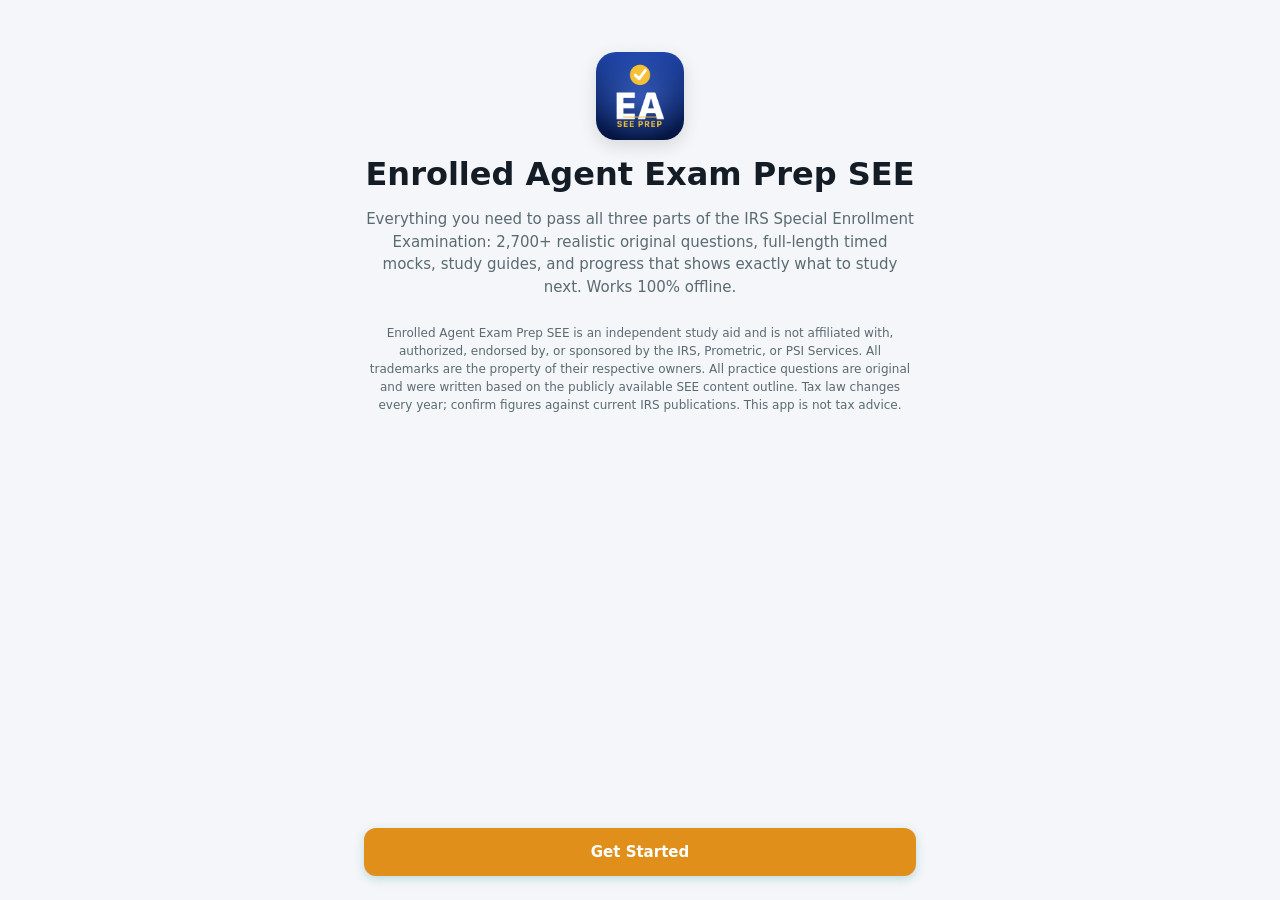
<file: index.html>
<!doctype html>
<html lang="en">
<head>
  <meta charset="utf-8">
  <meta name="viewport" content="width=device-width, initial-scale=1, viewport-fit=cover">
  <title>Enrolled Agent Exam Prep SEE</title>
  <meta name="description" content="IRS Enrolled Agent (SEE) exam prep: 2,700+ original questions for all 3 parts, timed mocks, study notes, worked examples and progress tracking.">
  <meta name="theme-color" content="#1E3A8A">
  <link rel="manifest" href="manifest.webmanifest">
  <link rel="icon" type="image/png" sizes="192x192" href="icons/icon-192.png">
  <link rel="apple-touch-icon" href="icons/icon-192.png">
  <link rel="stylesheet" href="styles.css">
</head>
<body>
  <div id="app" aria-live="polite"></div>
  <div id="modal-root"></div>
  <noscript>Enrolled Agent Exam Prep SEE needs JavaScript enabled.</noscript>
  <script src="app.js" defer></script>
</body>
</html>
</file>
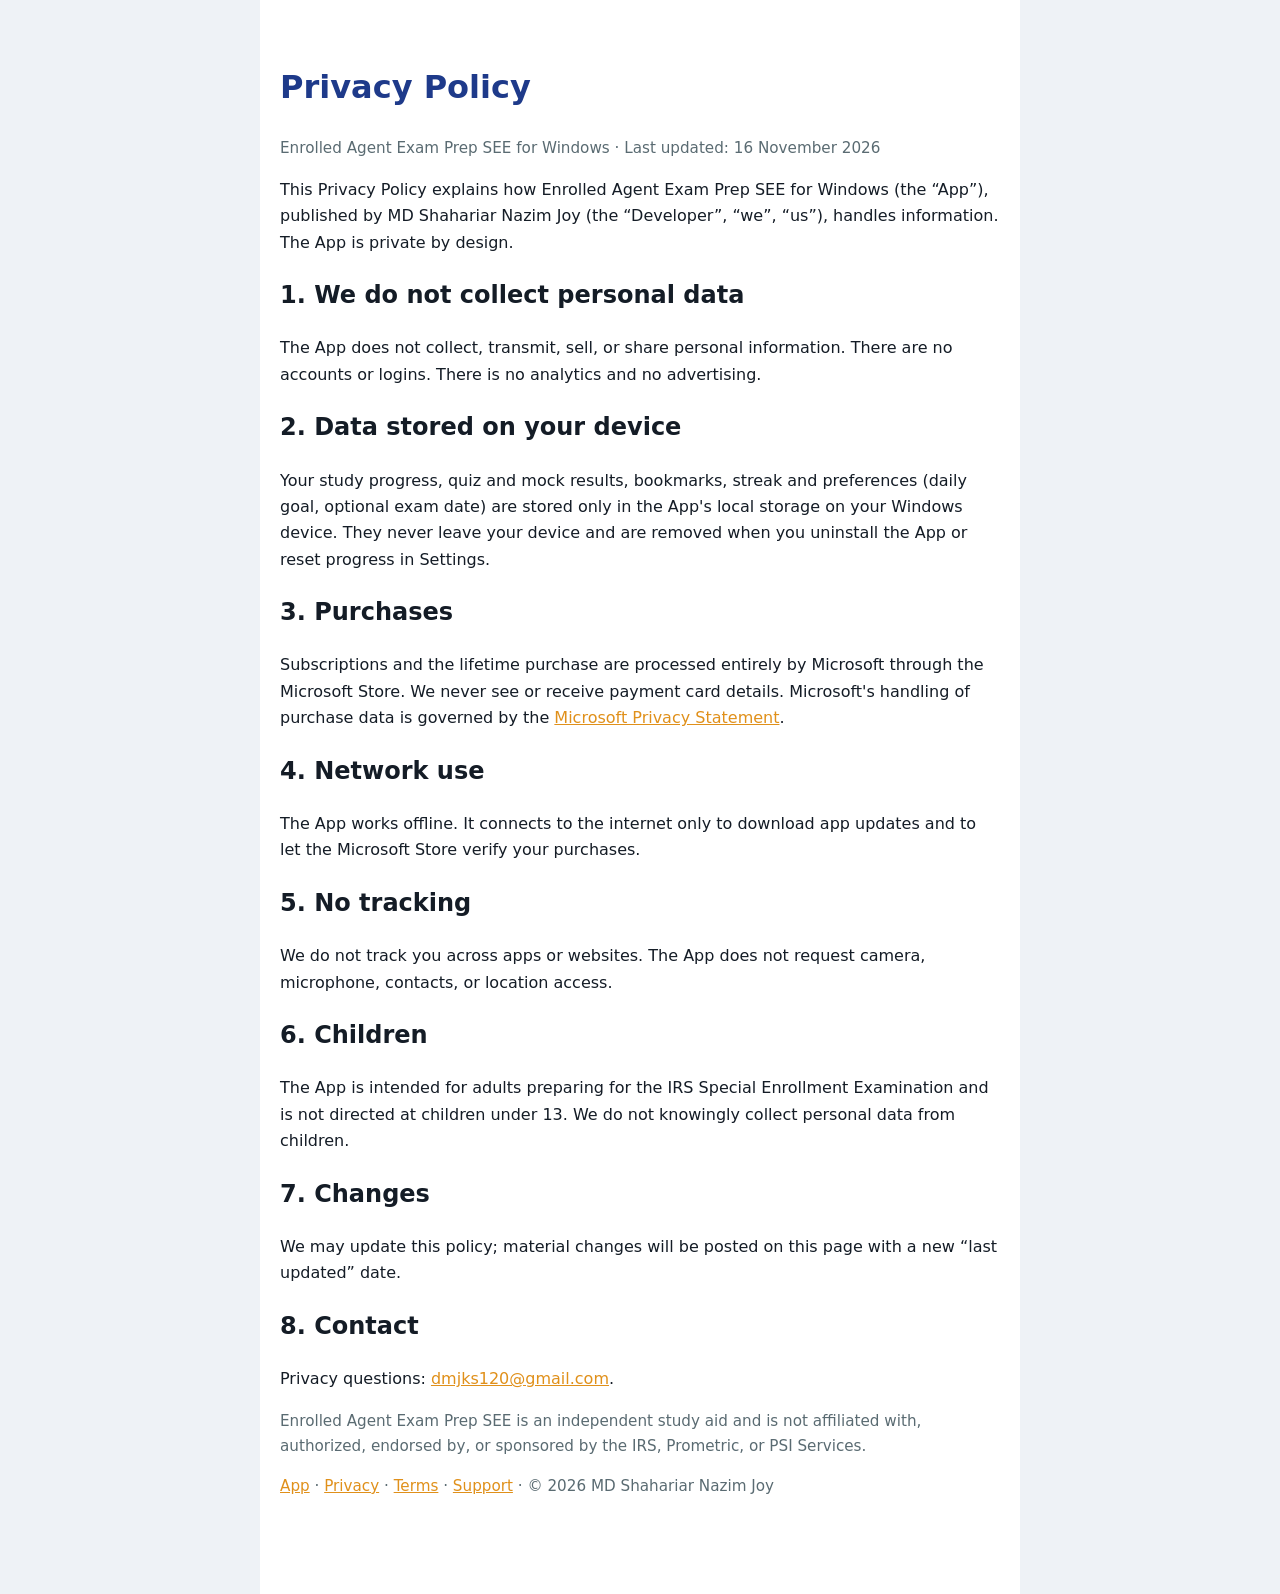
<file: privacy.html>
<!doctype html><html lang="en"><head><meta charset="utf-8"><meta name="viewport" content="width=device-width,initial-scale=1"><title>Privacy Policy · Enrolled Agent Exam Prep SEE for Windows</title>
<style>:root{color-scheme:light dark}body{margin:0;font-family:"Segoe UI",system-ui,sans-serif;line-height:1.65;color:#141C26;background:#eef2f6}main{max-width:720px;margin:0 auto;padding:40px 20px 80px;background:#fff}h1{color:#1E3A8A}a{color:#E0901A}.muted{color:#5a6b72;font-size:.95rem}
@media(prefers-color-scheme:dark){body{background:#0f1519;color:#e8eef2}main{background:#182127}h1{color:#7FA3CF}a{color:#F5B54A}.muted{color:#97a6ae}}</style></head><body><main>
<h1>Privacy Policy</h1><p class="muted">Enrolled Agent Exam Prep SEE for Windows · Last updated: 16 November 2026</p>
<p>This Privacy Policy explains how Enrolled Agent Exam Prep SEE for Windows (the “App”), published by MD Shahariar Nazim Joy (the “Developer”, “we”, “us”), handles information. The App is private by design.</p>
<h2>1. We do not collect personal data</h2><p>The App does not collect, transmit, sell, or share personal information. There are no accounts or logins. There is no analytics and no advertising.</p>
<h2>2. Data stored on your device</h2><p>Your study progress, quiz and mock results, bookmarks, streak and preferences (daily goal, optional exam date) are stored only in the App's local storage on your Windows device. They never leave your device and are removed when you uninstall the App or reset progress in Settings.</p>
<h2>3. Purchases</h2><p>Subscriptions and the lifetime purchase are processed entirely by Microsoft through the Microsoft Store. We never see or receive payment card details. Microsoft's handling of purchase data is governed by the <a href="https://privacy.microsoft.com/privacystatement">Microsoft Privacy Statement</a>.</p>
<h2>4. Network use</h2><p>The App works offline. It connects to the internet only to download app updates and to let the Microsoft Store verify your purchases.</p>
<h2>5. No tracking</h2><p>We do not track you across apps or websites. The App does not request camera, microphone, contacts, or location access.</p>
<h2>6. Children</h2><p>The App is intended for adults preparing for the IRS Special Enrollment Examination and is not directed at children under 13. We do not knowingly collect personal data from children.</p>
<h2>7. Changes</h2><p>We may update this policy; material changes will be posted on this page with a new “last updated” date.</p>
<h2>8. Contact</h2><p>Privacy questions: <a href="mailto:dmjks120@gmail.com">dmjks120@gmail.com</a>.</p>
<p class="muted">Enrolled Agent Exam Prep SEE is an independent study aid and is not affiliated with, authorized, endorsed by, or sponsored by the IRS, Prometric, or PSI Services.</p><p class="muted"><a href="./">App</a> · <a href="privacy.html">Privacy</a> · <a href="terms.html">Terms</a> · <a href="support.html">Support</a> · © 2026 MD Shahariar Nazim Joy</p></main></body></html>
</file>
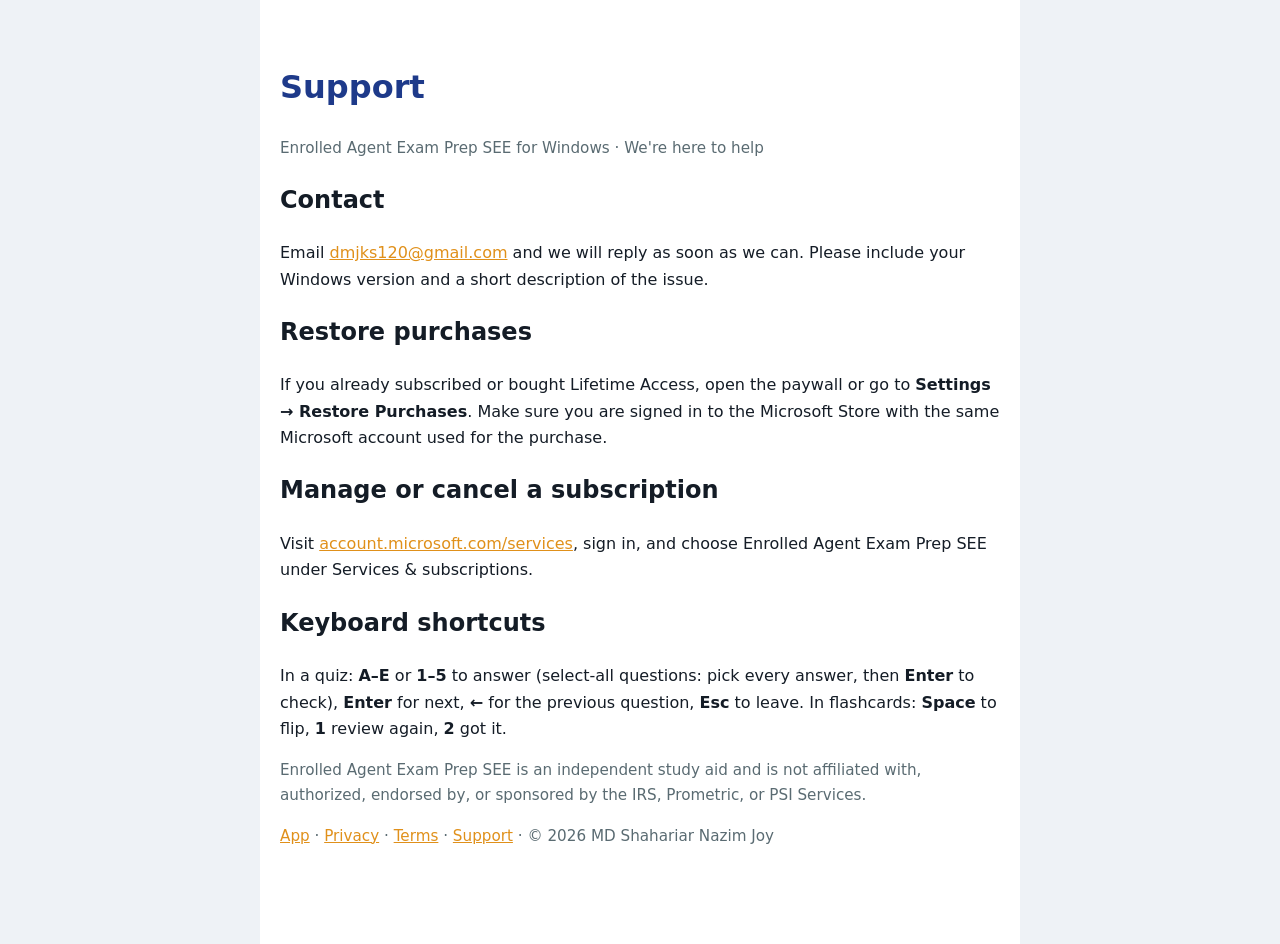
<file: support.html>
<!doctype html><html lang="en"><head><meta charset="utf-8"><meta name="viewport" content="width=device-width,initial-scale=1"><title>Support · Enrolled Agent Exam Prep SEE for Windows</title>
<style>:root{color-scheme:light dark}body{margin:0;font-family:"Segoe UI",system-ui,sans-serif;line-height:1.65;color:#141C26;background:#eef2f6}main{max-width:720px;margin:0 auto;padding:40px 20px 80px;background:#fff}h1{color:#1E3A8A}a{color:#E0901A}.muted{color:#5a6b72;font-size:.95rem}
@media(prefers-color-scheme:dark){body{background:#0f1519;color:#e8eef2}main{background:#182127}h1{color:#7FA3CF}a{color:#F5B54A}.muted{color:#97a6ae}}</style></head><body><main>
<h1>Support</h1><p class="muted">Enrolled Agent Exam Prep SEE for Windows · We're here to help</p>
<h2>Contact</h2><p>Email <a href="mailto:dmjks120@gmail.com">dmjks120@gmail.com</a> and we will reply as soon as we can. Please include your Windows version and a short description of the issue.</p>
<h2>Restore purchases</h2><p>If you already subscribed or bought Lifetime Access, open the paywall or go to <b>Settings → Restore Purchases</b>. Make sure you are signed in to the Microsoft Store with the same Microsoft account used for the purchase.</p>
<h2>Manage or cancel a subscription</h2><p>Visit <a href="https://account.microsoft.com/services">account.microsoft.com/services</a>, sign in, and choose Enrolled Agent Exam Prep SEE under Services &amp; subscriptions.</p>
<h2>Keyboard shortcuts</h2><p>In a quiz: <b>A–E</b> or <b>1–5</b> to answer (select-all questions: pick every answer, then <b>Enter</b> to check), <b>Enter</b> for next, <b>←</b> for the previous question, <b>Esc</b> to leave. In flashcards: <b>Space</b> to flip, <b>1</b> review again, <b>2</b> got it.</p>
<p class="muted">Enrolled Agent Exam Prep SEE is an independent study aid and is not affiliated with, authorized, endorsed by, or sponsored by the IRS, Prometric, or PSI Services.</p><p class="muted"><a href="./">App</a> · <a href="privacy.html">Privacy</a> · <a href="terms.html">Terms</a> · <a href="support.html">Support</a> · © 2026 MD Shahariar Nazim Joy</p></main></body></html>
</file>
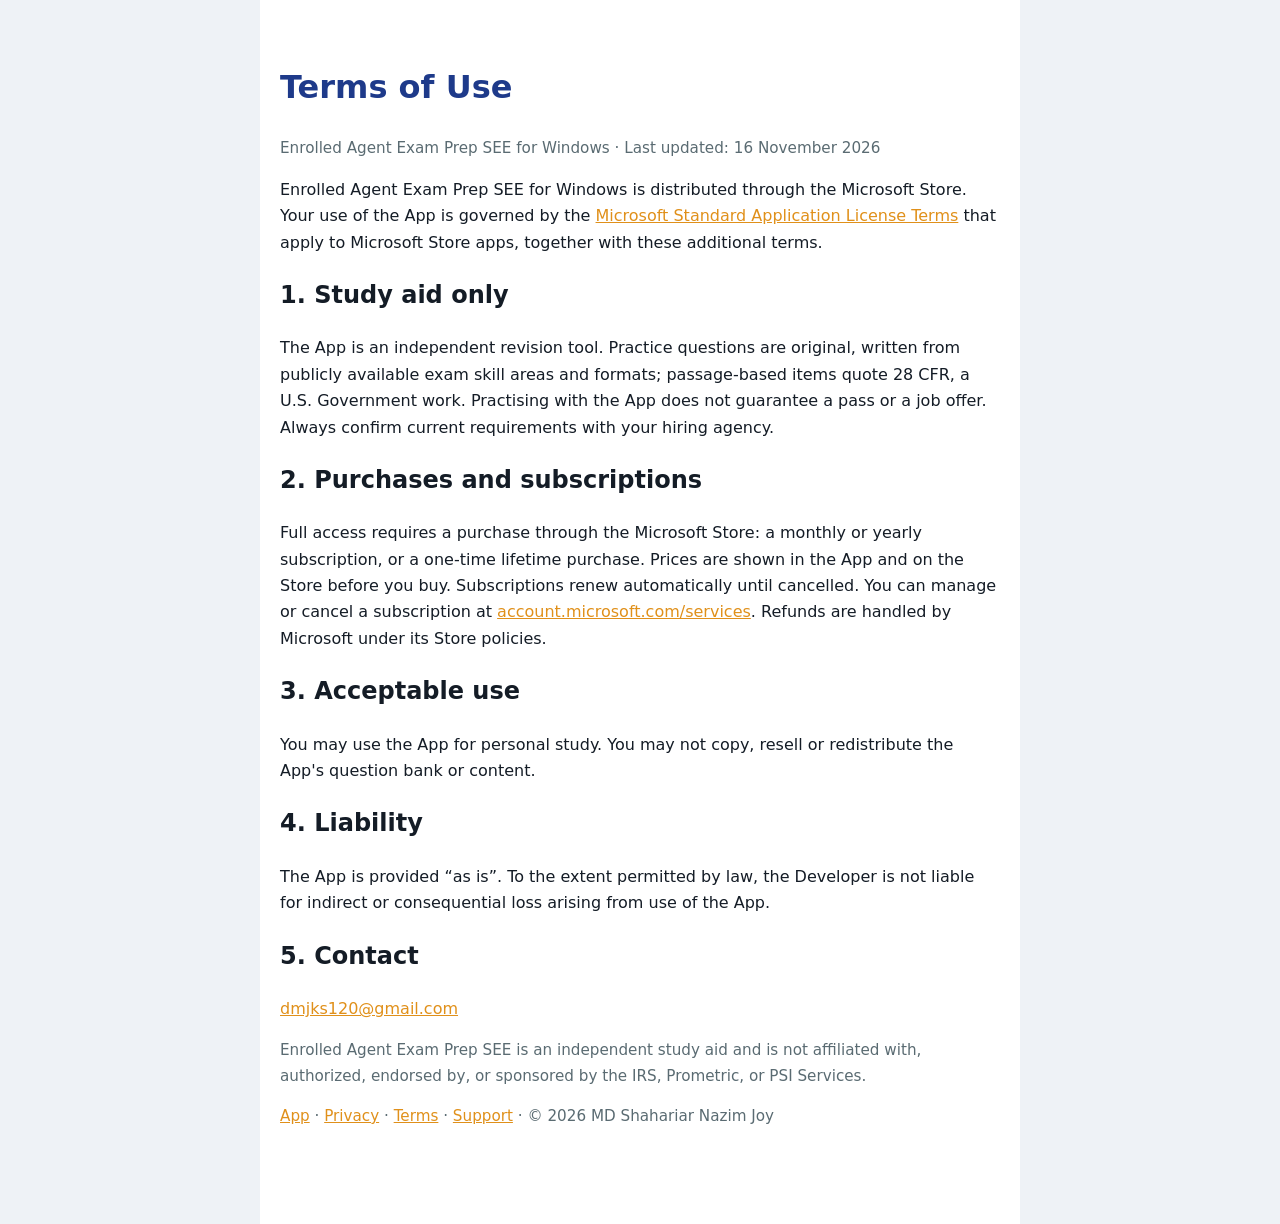
<file: terms.html>
<!doctype html><html lang="en"><head><meta charset="utf-8"><meta name="viewport" content="width=device-width,initial-scale=1"><title>Terms of Use · Enrolled Agent Exam Prep SEE for Windows</title>
<style>:root{color-scheme:light dark}body{margin:0;font-family:"Segoe UI",system-ui,sans-serif;line-height:1.65;color:#141C26;background:#eef2f6}main{max-width:720px;margin:0 auto;padding:40px 20px 80px;background:#fff}h1{color:#1E3A8A}a{color:#E0901A}.muted{color:#5a6b72;font-size:.95rem}
@media(prefers-color-scheme:dark){body{background:#0f1519;color:#e8eef2}main{background:#182127}h1{color:#7FA3CF}a{color:#F5B54A}.muted{color:#97a6ae}}</style></head><body><main>
<h1>Terms of Use</h1><p class="muted">Enrolled Agent Exam Prep SEE for Windows · Last updated: 16 November 2026</p>
<p>Enrolled Agent Exam Prep SEE for Windows is distributed through the Microsoft Store. Your use of the App is governed by the <a href="https://www.microsoft.com/en-us/legal/terms-of-use">Microsoft Standard Application License Terms</a> that apply to Microsoft Store apps, together with these additional terms.</p>
<h2>1. Study aid only</h2><p>The App is an independent revision tool. Practice questions are original, written from publicly available exam skill areas and formats; passage-based items quote 28 CFR, a U.S. Government work. Practising with the App does not guarantee a pass or a job offer. Always confirm current requirements with your hiring agency.</p>
<h2>2. Purchases and subscriptions</h2><p>Full access requires a purchase through the Microsoft Store: a monthly or yearly subscription, or a one-time lifetime purchase. Prices are shown in the App and on the Store before you buy. Subscriptions renew automatically until cancelled. You can manage or cancel a subscription at <a href="https://account.microsoft.com/services">account.microsoft.com/services</a>. Refunds are handled by Microsoft under its Store policies.</p>
<h2>3. Acceptable use</h2><p>You may use the App for personal study. You may not copy, resell or redistribute the App's question bank or content.</p>
<h2>4. Liability</h2><p>The App is provided “as is”. To the extent permitted by law, the Developer is not liable for indirect or consequential loss arising from use of the App.</p>
<h2>5. Contact</h2><p><a href="mailto:dmjks120@gmail.com">dmjks120@gmail.com</a></p>
<p class="muted">Enrolled Agent Exam Prep SEE is an independent study aid and is not affiliated with, authorized, endorsed by, or sponsored by the IRS, Prometric, or PSI Services.</p><p class="muted"><a href="./">App</a> · <a href="privacy.html">Privacy</a> · <a href="terms.html">Terms</a> · <a href="support.html">Support</a> · © 2026 MD Shahariar Nazim Joy</p></main></body></html>
</file>
<file: styles.css>
/* Enrolled Agent Exam Prep SEE visual identity: deep slate navy + brass amber, adapted for Windows (Segoe UI, sidebar nav). */
:root {
  --blue: #1E3A8A;
  --amber: #C98A1B;
  --green: #1E8C5A;
  --red: #BE323C;
  --accent: #E0901A;
  --bg: #F4F6F9;
  --card: #FFFFFF;
  --card-2: #F7F9FB;
  --text: #141C26;
  --muted: #5A6B72;
  --line: #D9E1E7;
  --track: #E6ECF0;
  --shadow: 0 1px 2px rgba(31, 58, 95, .06), 0 4px 14px rgba(31, 58, 95, .06);
  --radius: 14px;
  color-scheme: light;
}
@media (prefers-color-scheme: dark) {
  :root {
    --blue: #8EA6F0;
    --accent: #F5B54A;
    --green: #4AC88C;
    --amber: #F2BE4E;
    --red: #F06E78;
    --bg: #0F1519;
    --card: #182127;
    --card-2: #1E2930;
    --text: #E8EEF2;
    --muted: #97A6AE;
    --line: #2B3840;
    --track: #2B3840;
    --shadow: none;
    color-scheme: dark;
  }
}

* { box-sizing: border-box; }
html, body { margin: 0; height: 100%; }
body {
  font-family: "Segoe UI Variable Text", "Segoe UI", system-ui, -apple-system, sans-serif;
  background: var(--bg);
  color: var(--text);
  font-size: 15px;
  line-height: 1.5;
  -webkit-font-smoothing: antialiased;
}
button, input, select { font: inherit; color: inherit; }
button { cursor: pointer; }
a { color: var(--accent); }
h1, h2, h3 { font-family: "Segoe UI Variable Display", "Segoe UI", system-ui, sans-serif; margin: 0; line-height: 1.25; }
h1 { font-size: 28px; font-weight: 700; }
h2 { font-size: 22px; font-weight: 700; }
h3 { font-size: 16px; font-weight: 600; }
.muted { color: var(--muted); }
.small { font-size: 13px; }
.tiny { font-size: 12px; }
.center { text-align: center; }
.stack { display: flex; flex-direction: column; gap: 14px; }
.stack-sm { display: flex; flex-direction: column; gap: 8px; }
.row { display: flex; align-items: center; gap: 12px; }
.grow { flex: 1; min-width: 0; }
.grid-3 { display: grid; grid-template-columns: repeat(3, 1fr); gap: 12px; }
.grid-2 { display: grid; grid-template-columns: repeat(2, 1fr); gap: 12px; }
.hidden { display: none !important; }
:focus-visible { outline: 2px solid var(--accent); outline-offset: 2px; }

/* Layout */
.shell { display: flex; min-height: 100vh; }
.sidebar {
  width: 236px; flex: none; padding: 18px 12px; border-right: 1px solid var(--line);
  background: var(--card); position: sticky; top: 0; height: 100vh; display: flex; flex-direction: column; gap: 4px;
}
.brand { display: flex; align-items: center; gap: 10px; padding: 4px 10px 18px; }
.brand img { width: 36px; height: 36px; border-radius: 9px; }
.brand b { font-size: 14px; line-height: 1.2; }
.nav-item {
  display: flex; align-items: center; gap: 12px; padding: 10px 12px; border-radius: 8px;
  border: 0; background: none; text-align: left; width: 100%; color: var(--text); position: relative;
}
.nav-item:hover { background: var(--card-2); }
.nav-item.active { background: var(--card-2); font-weight: 600; }
.nav-item.active::before { content: ""; position: absolute; left: 0; top: 10px; bottom: 10px; width: 3px; border-radius: 3px; background: var(--accent); }
.nav-item svg { width: 20px; height: 20px; color: var(--accent); }
.main { flex: 1; min-width: 0; }
.content { max-width: 760px; margin: 0 auto; padding: 28px 24px 96px; }
.content.narrow { max-width: 600px; }
.page-head { display: flex; align-items: center; gap: 10px; margin-bottom: 18px; }
.back { border: 0; background: none; padding: 6px; border-radius: 8px; color: var(--muted); display: inline-flex; }
.back:hover { background: var(--card-2); }
.back svg { width: 20px; height: 20px; }
.tabbar { display: none; }

@media (max-width: 760px) {
  .sidebar { display: none; }
  .tabbar {
    display: flex; position: fixed; bottom: 0; left: 0; right: 0; background: var(--card);
    border-top: 1px solid var(--line); padding: 6px 4px calc(6px + env(safe-area-inset-bottom)); z-index: 10;
  }
  .tabbar button { flex: 1; border: 0; background: none; display: flex; flex-direction: column; align-items: center; gap: 2px; font-size: 11px; color: var(--muted); padding: 4px 0; }
  .tabbar button.active { color: var(--accent); font-weight: 600; }
  .tabbar svg { width: 22px; height: 22px; }
  .content { padding: 18px 16px 100px; }
  h1 { font-size: 24px; }
}

/* Cards & components */
.card { background: var(--card); border-radius: var(--radius); padding: 16px; box-shadow: var(--shadow); border: 1px solid var(--line); }
.card.flat { box-shadow: none; }
.list { background: var(--card); border-radius: var(--radius); border: 1px solid var(--line); overflow: hidden; box-shadow: var(--shadow); }
.list-head { font-size: 12px; font-weight: 600; text-transform: uppercase; letter-spacing: .04em; color: var(--muted); margin: 18px 4px 8px; }
.list-row {
  display: flex; align-items: center; gap: 14px; padding: 13px 16px; border: 0; background: none; width: 100%;
  text-align: left; border-bottom: 1px solid var(--line); text-decoration: none; color: var(--text);
}
.list-row:last-child { border-bottom: 0; }
button.list-row:hover, a.list-row:hover { background: var(--card-2); }
.list-row svg.ic { width: 20px; height: 20px; flex: none; }
.list-row .chev { width: 16px; height: 16px; color: var(--muted); flex: none; }
.list-foot { font-size: 12px; color: var(--muted); margin: 8px 4px 0; }

.btn {
  display: inline-flex; align-items: center; justify-content: center; gap: 8px; border: 0; border-radius: 12px;
  padding: 13px 18px; font-weight: 600; background: var(--accent); color: #fff; width: 100%; text-decoration: none;
  box-shadow: 0 3px 10px rgba(22, 140, 140, .25); transition: filter .15s, transform .05s;
}
.btn:hover { filter: brightness(1.06); }
.btn:active { transform: translateY(1px); }
.btn[disabled] { background: #9AA6AD; box-shadow: none; cursor: not-allowed; filter: none; }
.btn.secondary { background: var(--card-2); color: var(--text); border: 1px solid var(--line); box-shadow: none; }
.btn.secondary[disabled] { opacity: .5; }
.btn.navy { background: var(--blue); }
.btn.green { background: var(--green); }
.btn.amber { background: var(--amber); color: #2B1E00; }
.btn.red { background: var(--red); }
.btn.link { background: none; color: var(--accent); box-shadow: none; width: auto; padding: 8px; }
.btn.auto { width: auto; }
@media (prefers-color-scheme: dark) { .btn.navy { background: #183058; } }

.stat { text-align: center; padding: 14px 8px; }
.stat svg { width: 22px; height: 22px; }
.stat .v { font-size: 22px; font-weight: 700; font-variant-numeric: tabular-nums; }
.stat .l { font-size: 12px; color: var(--muted); }

.hero-card {
  border: 0; text-align: left; width: 100%; color: #fff; border-radius: 18px; padding: 20px;
  background: linear-gradient(135deg, #122648, #1C4664); box-shadow: 0 8px 24px rgba(18, 38, 72, .25);
}
.hero-card:hover { filter: brightness(1.05); }
.hero-card h3 { font-size: 18px; display: flex; align-items: center; gap: 8px; }
.hero-card svg { width: 22px; height: 22px; }
.hero-card p { margin: 6px 0 0; opacity: .9; }

.action {
  display: flex; align-items: center; gap: 14px; padding: 16px; border-radius: var(--radius); width: 100%;
  background: var(--card); border: 1px solid var(--line); text-align: left; box-shadow: var(--shadow);
}
.action:hover { background: var(--card-2); }
.action svg.ic { width: 26px; height: 26px; flex: none; }
.action .chev { width: 16px; height: 16px; color: var(--muted); }

.bar { height: 8px; border-radius: 6px; background: var(--track); overflow: hidden; }
.bar > i { display: block; height: 100%; border-radius: 6px; background: var(--accent); }
.progress-thin { height: 4px; border-radius: 4px; background: var(--track); overflow: hidden; }
.progress-thin > i { display: block; height: 100%; background: var(--blue); transition: width .2s; }

.ring { position: relative; width: 160px; height: 160px; margin: 0 auto; }
.ring svg { width: 100%; height: 100%; transform: rotate(-90deg); }
.ring .lbl { position: absolute; inset: 0; display: flex; flex-direction: column; align-items: center; justify-content: center; }
.ring .lbl b { font-size: 32px; font-variant-numeric: tabular-nums; }
.ring .lbl span { font-size: 12px; color: var(--muted); }

.badge { display: inline-block; font-size: 11px; font-weight: 700; color: #fff; background: var(--amber); padding: 2px 8px; border-radius: 99px; }

/* Selectable cards (onboarding) */
.select {
  display: flex; align-items: center; gap: 14px; padding: 15px; width: 100%; text-align: left;
  border-radius: 14px; border: 1px solid var(--line); background: var(--card);
}
.select:hover { border-color: var(--accent); }
.select.on { border: 2px solid var(--accent); background: color-mix(in srgb, var(--accent) 10%, var(--card)); padding: 14px; }
.select svg.ic { width: 26px; height: 26px; color: var(--accent); flex: none; }
.select .tick { width: 22px; height: 22px; flex: none; color: var(--line); }
.select.on .tick { color: var(--accent); }
.steps { display: flex; gap: 4px; }
.steps i { flex: 1; height: 4px; border-radius: 4px; background: var(--track); }
.steps i.on { background: var(--accent); }
.goal-pick { display: grid; grid-template-columns: repeat(4, 1fr); gap: 10px; }
.goal-pick button { padding: 14px 0; border-radius: 10px; border: 1px solid var(--line); background: var(--card); font-weight: 600; }
.goal-pick button.on { background: var(--accent); color: #fff; border-color: var(--accent); }

/* Quiz */
.quiz-top { position: sticky; top: 0; z-index: 5; background: color-mix(in srgb, var(--bg) 88%, transparent); backdrop-filter: blur(12px); border-bottom: 1px solid var(--line); }
.quiz-top .inner { max-width: 760px; margin: 0 auto; padding: 12px 24px 10px; }
.quiz-bottom { position: sticky; bottom: 0; background: color-mix(in srgb, var(--bg) 88%, transparent); backdrop-filter: blur(12px); border-top: 1px solid var(--line); }
.quiz-bottom .inner { max-width: 760px; margin: 0 auto; padding: 14px 24px; display: flex; gap: 12px; }
.icon-btn { border: 0; background: none; padding: 6px; border-radius: 8px; color: var(--muted); display: inline-flex; }
.icon-btn:hover { background: var(--card-2); }
.icon-btn svg { width: 22px; height: 22px; }
.timer { font-weight: 600; font-variant-numeric: tabular-nums; display: inline-flex; align-items: center; gap: 6px; }
.timer svg { width: 18px; height: 18px; }
.timer.low { color: var(--red); }
.topic-tag { font-size: 12px; font-weight: 700; letter-spacing: .05em; color: var(--blue); text-transform: uppercase; }
.stem { font-size: 19px; font-weight: 600; margin: 6px 0 4px; }
.option {
  display: flex; align-items: flex-start; gap: 12px; width: 100%; text-align: left; padding: 14px;
  border-radius: 14px; border: 1.5px solid var(--line); background: var(--card);
}
.option:hover:not([disabled]) { border-color: var(--accent); }
.option .ltr { width: 28px; height: 28px; border-radius: 50%; background: var(--track); display: flex; align-items: center; justify-content: center; font-weight: 700; font-size: 13px; flex: none; }
.option .txt { flex: 1; padding-top: 3px; }
.option svg { width: 22px; height: 22px; flex: none; margin-top: 3px; }
.option.selected { border-color: var(--blue); background: color-mix(in srgb, var(--blue) 12%, var(--card)); }
.option.selected .ltr { background: var(--blue); color: #fff; }
.option.correct { border-color: var(--green); background: color-mix(in srgb, var(--green) 14%, var(--card)); }
.option.correct .ltr { background: var(--green); color: #fff; }
.option.correct svg { color: var(--green); }
.option.wrong { border-color: var(--red); background: color-mix(in srgb, var(--red) 14%, var(--card)); }
.option.wrong .ltr { background: var(--red); color: #fff; }
.option.wrong svg { color: var(--red); }
.option[disabled] { cursor: default; }
.kbd { font-size: 11px; border: 1px solid var(--line); border-radius: 4px; padding: 0 5px; color: var(--muted); }
.flag-btn { border: 1px solid var(--line); background: var(--card); border-radius: 12px; padding: 0 14px; color: var(--amber); display: inline-flex; align-items: center; }
.flag-btn svg { width: 20px; height: 20px; }
.qgrid { display: grid; grid-template-columns: repeat(auto-fill, minmax(36px, 1fr)); gap: 6px; margin-top: 10px; }
.qgrid button { height: 32px; border-radius: 8px; border: 1px solid var(--line); background: var(--card); font-size: 12px; font-weight: 600; }
.qgrid button.ans { background: color-mix(in srgb, var(--blue) 14%, var(--card)); border-color: var(--blue); }
.qgrid button.cur { outline: 2px solid var(--accent); }
.qgrid button.flg { border-color: var(--amber); color: var(--amber); }

/* Forms */
.field { display: flex; align-items: center; justify-content: space-between; gap: 12px; padding: 12px 16px; border-bottom: 1px solid var(--line); }
.field:last-child { border-bottom: 0; }
.field input[type=number], .field input[type=text], .field input[type=date], .field select {
  border: 1px solid var(--line); background: var(--card-2); border-radius: 8px; padding: 7px 10px; width: 150px; text-align: right;
}
.field select { text-align: left; width: auto; min-width: 170px; }
.field input[type=range] { width: 100%; accent-color: var(--accent); }
.seg { display: flex; background: var(--track); border-radius: 10px; padding: 3px; gap: 3px; }
.seg button { flex: 1; border: 0; background: none; padding: 7px; border-radius: 8px; font-weight: 600; }
.seg button.on { background: var(--card); box-shadow: var(--shadow); }
.result-big { font-size: 22px; font-weight: 700; }

/* Chart */
.chart { width: 100%; height: 190px; }
.chart text { fill: var(--muted); font-size: 11px; }

/* Paywall */
.plan { width: 100%; text-align: left; padding: 14px; border-radius: 14px; border: 1px solid var(--line); background: var(--card); display: flex; flex-direction: column; gap: 6px; }
.plan.on { border: 2px solid var(--blue); background: color-mix(in srgb, var(--blue) 10%, var(--card)); padding: 13px; }
.plan .price { font-size: 19px; font-weight: 700; }
.feature { display: flex; align-items: center; gap: 12px; }
.feature svg { width: 18px; height: 18px; color: var(--blue); flex: none; }
.error { color: var(--red); font-size: 13px; text-align: center; }
.logo { width: 88px; height: 88px; border-radius: 20px; display: block; margin: 0 auto; box-shadow: 0 6px 18px rgba(0,0,0,.12); }

/* Flashcard */
.flash { min-height: 260px; }

/* Modal */
.modal-back { position: fixed; inset: 0; background: rgba(0, 0, 0, .4); display: flex; align-items: center; justify-content: center; padding: 16px; z-index: 50; }
.modal { background: var(--card); border-radius: 14px; padding: 22px; max-width: 420px; width: 100%; box-shadow: 0 20px 60px rgba(0,0,0,.3); }
.modal .row { justify-content: flex-end; margin-top: 18px; }
.modal .btn { width: auto; }

.splash { min-height: 100vh; display: flex; flex-direction: column; align-items: center; justify-content: center; gap: 12px; }
.spinner { width: 26px; height: 26px; border: 3px solid var(--track); border-top-color: var(--accent); border-radius: 50%; animation: spin .8s linear infinite; }
@keyframes spin { to { transform: rotate(360deg); } }
.empty { text-align: center; padding: 48px 16px; }
.empty svg { width: 44px; height: 44px; color: var(--green); }
.ref-row b { display: block; }

/* Shared components: week chart, tiles, flashcards */
.passage { background: var(--card-2); border: 1px solid var(--line); border-radius: 12px; padding: 16px 18px; font-size: 15px; line-height: 1.65; white-space: pre-line; }
.passage-label { font-size: 12px; font-weight: 700; letter-spacing: .05em; text-transform: uppercase; color: var(--muted); margin-bottom: 6px; display: flex; justify-content: space-between; }
.quiz-split { display: grid; grid-template-columns: 1fr; gap: 20px; }
.quiz-top .inner, .quiz-bottom .inner, .content.wide { max-width: 1180px; }
@media (min-width: 1100px) {
  .quiz-split.has-passage { grid-template-columns: minmax(0, 1.1fr) minmax(0, 1fr); align-items: start; }
  .quiz-split.has-passage .passage-col { position: sticky; top: 92px; max-height: calc(100vh - 190px); overflow: auto; }
}
.source { font-size: 12px; color: var(--muted); font-style: italic; }
.week { display: grid; grid-template-columns: repeat(7, 1fr); gap: 8px; align-items: end; height: 130px; }
.week .col { display: flex; flex-direction: column; align-items: center; gap: 6px; height: 100%; justify-content: flex-end; }
.week .col i { width: 100%; max-width: 34px; border-radius: 6px 6px 3px 3px; background: linear-gradient(180deg, var(--blue), color-mix(in srgb, var(--blue) 70%, transparent)); min-height: 3px; }
.week .col span { font-size: 11px; color: var(--muted); }
.week .col b { font-size: 11px; font-weight: 600; color: var(--muted); }
.tiles { display: grid; grid-template-columns: repeat(2, 1fr); gap: 12px; }
.tile { display: flex; flex-direction: column; align-items: flex-start; gap: 6px; padding: 16px; border-radius: var(--radius); background: var(--card); border: 1px solid var(--line); text-align: left; box-shadow: var(--shadow); }
.tile:hover { background: var(--card-2); }
.tile .ib { width: 40px; height: 40px; border-radius: 10px; display: flex; align-items: center; justify-content: center; color: #fff; }
.tile .ib svg { width: 22px; height: 22px; }
.tile h3 { font-size: 15px; }
.essay-box { width: 100%; min-height: 260px; resize: vertical; border: 1px solid var(--line); border-radius: 12px; padding: 14px; background: var(--card); color: var(--text); font: inherit; line-height: 1.6; }
.toggle { appearance: none; width: 42px; height: 24px; border-radius: 99px; background: var(--track); position: relative; cursor: pointer; flex: none; transition: background .15s; }
.toggle::after { content: ""; position: absolute; top: 3px; left: 3px; width: 18px; height: 18px; border-radius: 50%; background: #fff; box-shadow: 0 1px 3px rgba(0,0,0,.25); transition: left .15s; }
.toggle:checked { background: var(--accent); }
.toggle:checked::after { left: 21px; }
.flipcard { min-height: 320px; display: flex; flex-direction: column; align-items: center; justify-content: center; text-align: center; gap: 14px; cursor: pointer; padding: 28px; }
.pill { display: inline-block; font-size: 12px; font-weight: 600; padding: 3px 10px; border-radius: 99px; background: color-mix(in srgb, var(--blue) 10%, var(--card)); color: var(--blue); }
textarea { font: inherit; }
@media (max-width: 760px) { .tiles { grid-template-columns: 1fr 1fr; } .week { height: 110px; } }
.num { flex: none; width: 22px; height: 22px; border-radius: 50%; background: var(--blue); color: #fff; font-size: 12px; font-weight: 700; display: inline-flex; align-items: center; justify-content: center; margin-top: 1px; }
/* Study library */
.search { display: flex; align-items: center; gap: 10px; background: var(--card); border: 1px solid var(--line); border-radius: 12px; padding: 0 14px; }
.search svg { width: 18px; height: 18px; color: var(--muted); flex: none; }
.search input { flex: 1; border: 0; background: none; font: inherit; color: var(--text); padding: 12px 0; outline: none; }
.lib-list { margin: 0; padding-left: 20px; display: flex; flex-direction: column; gap: 6px; font-size: 14px; line-height: 1.5; }
.lib-table { overflow-x: auto; }
.lib-table table { border-collapse: collapse; width: 100%; font-size: 14px; }
.lib-table th, .lib-table td { text-align: left; padding: 8px 10px; border-bottom: 1px solid var(--line); vertical-align: top; }
.lib-table th { font-size: 12px; text-transform: uppercase; letter-spacing: .04em; color: var(--muted); }
.lib-formula { display: flex; flex-direction: column; gap: 4px; background: var(--card-2); border: 1px solid var(--line); border-radius: 10px; padding: 10px 14px; }
.lib-formula code { font: 600 15px/1.4 "Cascadia Code", Consolas, monospace; color: var(--blue); }
.lib-tip { display: flex; gap: 10px; align-items: flex-start; background: color-mix(in srgb, var(--accent) 10%, var(--card)); border: 1px solid color-mix(in srgb, var(--accent) 35%, var(--line)); border-radius: 10px; padding: 10px 14px; }
</file>
